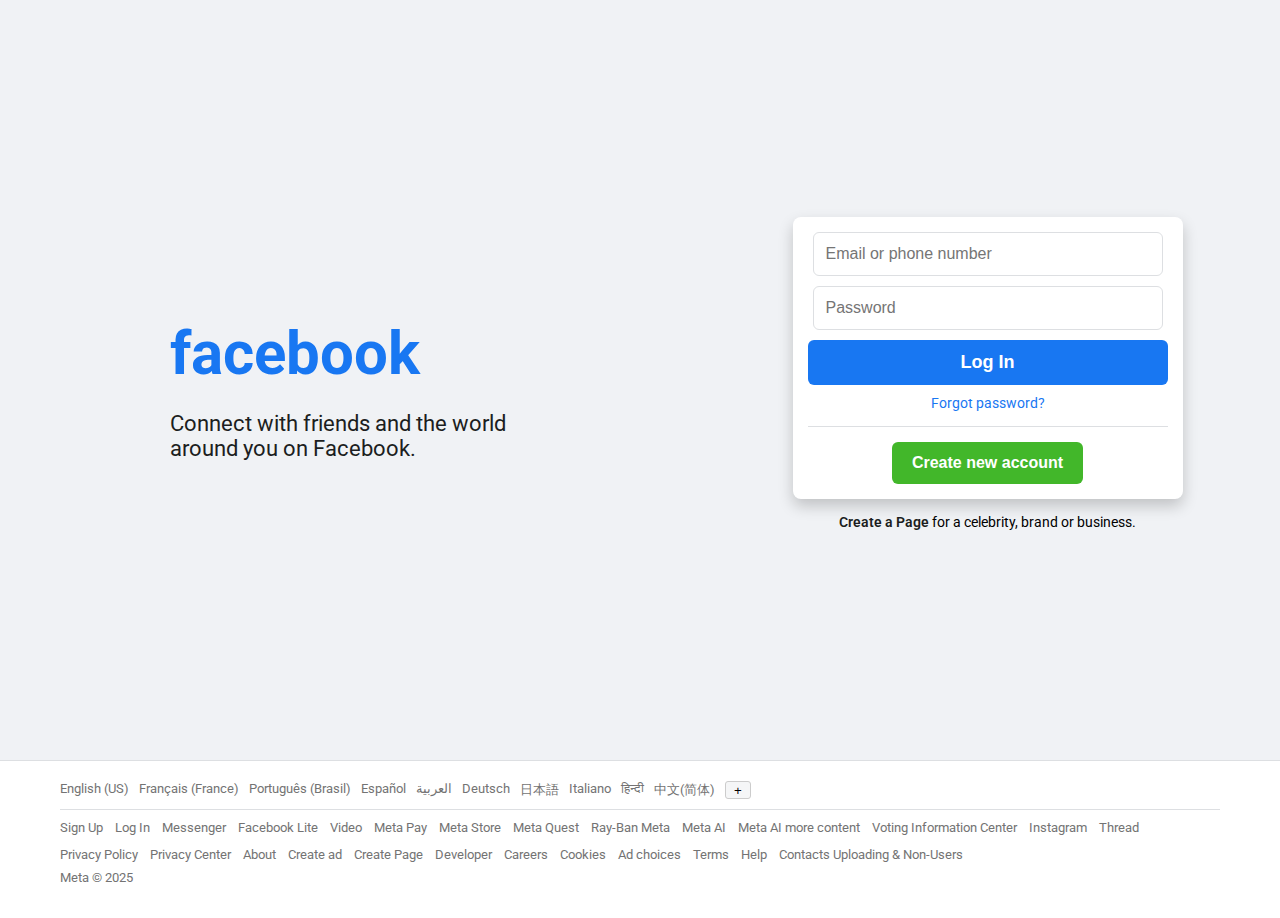
<file: facebook login-clone/index.html>
<!DOCTYPE html>
<html lang="en">
<head>
  <meta charset="UTF-8">
  <meta name="viewport" content="width=device-width, initial-scale=1.0">
  <title>Facebook - log in or sign up</title>
   <link rel="icon" type="image/png" href="facebook-icons.png">
   <link href="https://fonts.googleapis.com/css2?family=Roboto:wght@400;500;700&display=swap" rel="stylesheet">
   
 <!-- Link CSS -->
  <link rel="stylesheet" href="style.css">
</head>
<body>
     
 <!-- MAIN AREA -->
 <div class="main">
     <!-- LEFT SIDE -->
    <div class="left">
      <h1 class="logo">facebook</h1>
      <p>Connect with friends and the world around you on Facebook.</p>
    </div>

 <!-- RIGHT SIDE (Login Box) -->
    <div class="right">
      <div class="login-box">
        <input type="text" placeholder="Email or phone number">
        <input type="password" placeholder="Password">
        <button class="login-btn">Log In</button>
        <a href="#" class="forgot">Forgot password?</a>
        <hr>
        <button class="create-btn">Create new account</button>
      </div>
      <p class="create-text"><a href="#" class="create-page">Create a Page</a></a> for a celebrity, brand or business.</p>
    </div>
  </div>

 <!-- FOOTER SECTION -->
   <div class="footer">
 <!-- Languages -->
    <div class="languages">
      <a href="#">English (US)</a>
      <a href="#">Français (France)</a>
      <a href="#">Português (Brasil)</a>
      <a href="#">Español</a>
      <a href="#">العربية</a>
      <a href="#">Deutsch</a>
      <a href="#">日本語</a>
      <a href="#">Italiano</a>
      <a href="#">हिन्दी</a>
      <a href="#">中文(简体)</a>
      <button>+</button>
    </div>
    <div class="line"></div> 

<!-- Footer Links -->
    <div class="links">
      <a href="#">Sign Up</a>
      <a href="#">Log In</a>
      <a href="#">Messenger</a>
      <a href="#">Facebook Lite</a>
      <a href="#">Video</a>
      <a href="#">Meta Pay</a>
      <a href="#">Meta Store</a>
      <a href="#">Meta Quest</a>
      <a href="#">Ray-Ban Meta</a>
      <a href="#">Meta AI</a>
      <a href="#">Meta AI more content</a>
      <a href="#">Voting Information Center</a>
      <a href="#">Instagram</a>
      <a href="#">Thread</a>
      <a href="#">Privacy Policy</a>
      <a href="#">Privacy Center</a>
      <a href="#">About</a>
      <a href="#">Create ad</a>
      <a href="#">Create Page</a>
      <a href="#">Developer</a>
      <a href="#">Careers</a>
      <a href="#">Cookies</a>
      <a href="#">Ad choices</a>
      <a href="#">Terms</a>
      <a href="#">Help</a>
      <a href="#">Contacts Uploading & Non-Users</a>
    </div>
    <p class="meta">Meta © 2025</p>
  </div>

</body>
</html>
</file>
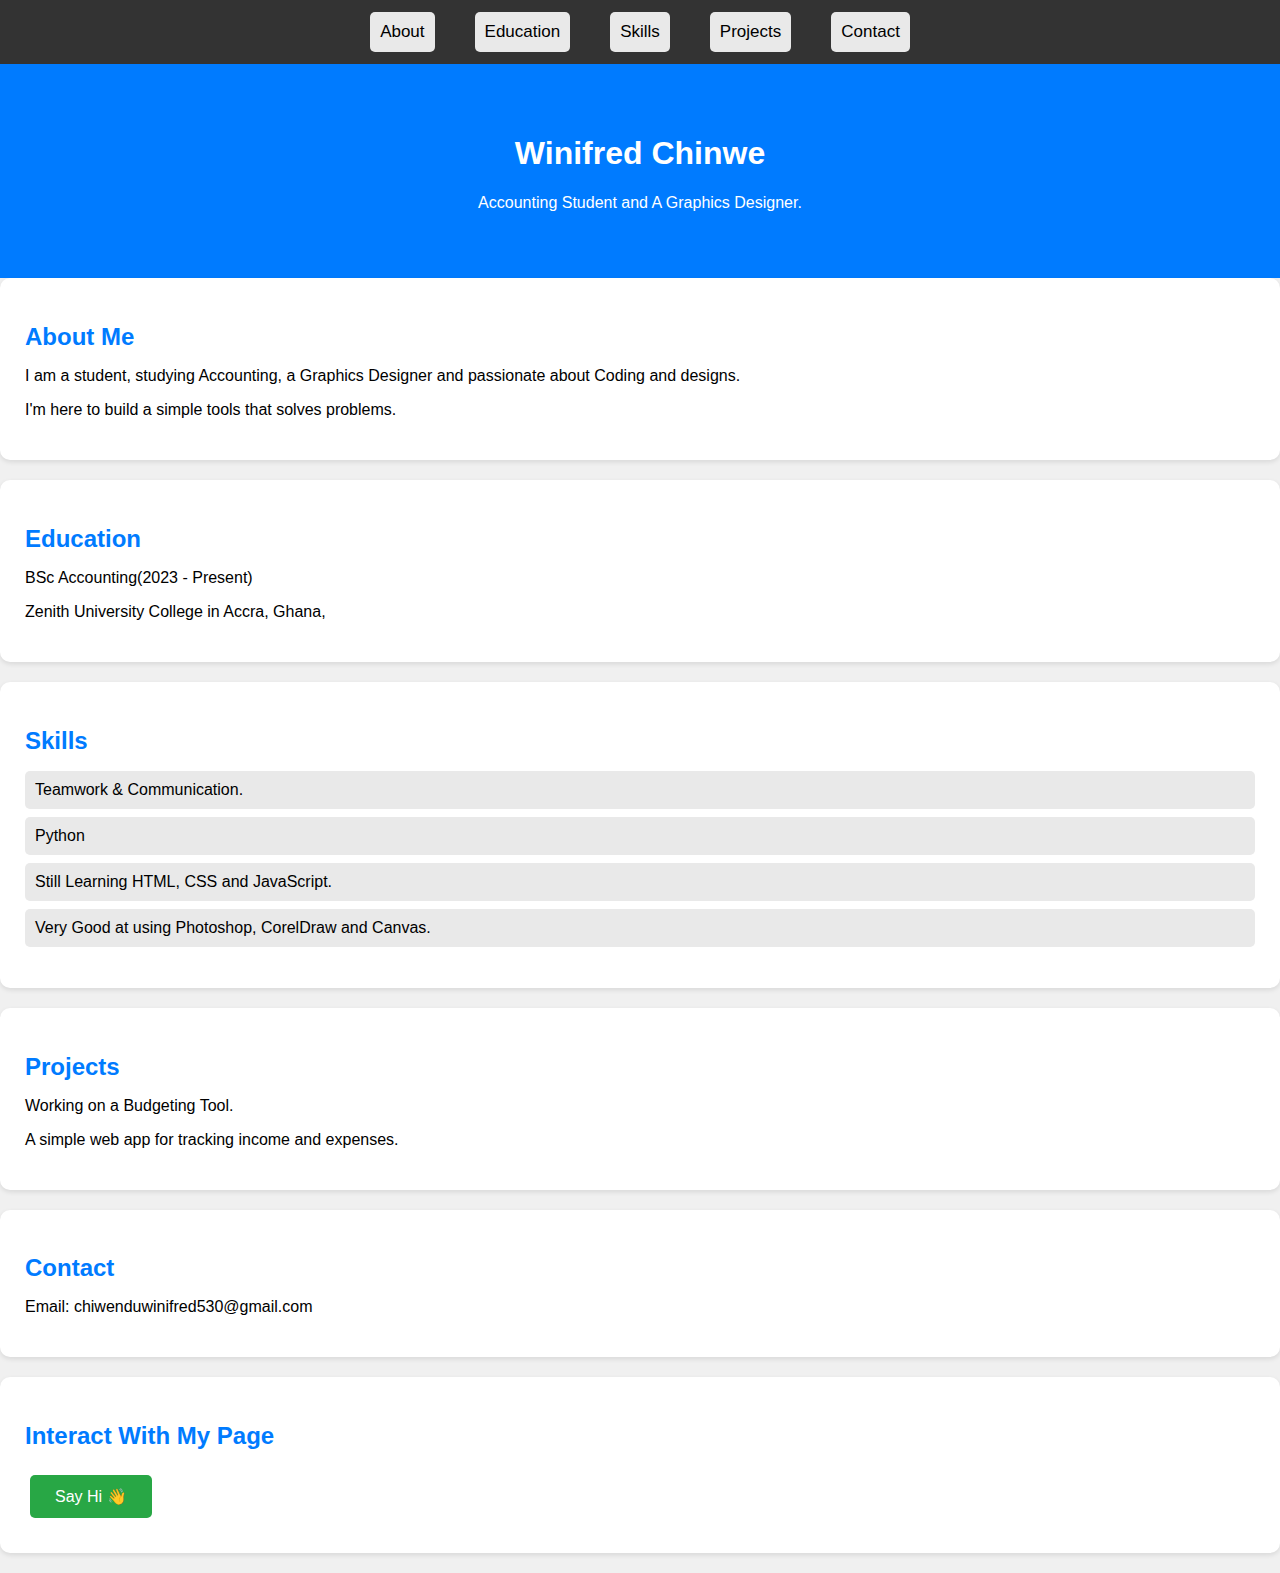
<file: My profile page/index.html>
<!DOCTYPE html>
<html lang="en">
<head>
    <meta charset="UTF-8">
    <meta name="viewport" content="width=device-width, initial-scale=1.0">
    <title>My Profile Website</title>
    <!-- Link CSS -->
    <link rel="stylesheet" href="style.css">
</head>
<body>

 <!-- Navigation Menu -->
    <nav>
        <ul>
            <li><a href="#about">About</a></li>
            <li><a href="#education">Education</a></li>
            <li><a href="#skills">Skills</a></li>
            <li><a href="#projects">Projects</a></li>
            <li><a href="#contact">Contact</a></li>
        </ul>
    </nav>

 <!-- Header Section -->
    <header>
        <h1>Winifred Chinwe</h1>
        <p>Accounting Student and A Graphics Designer. </p>
    </header>

 <!-- About Section -->
    <section id="about">
        <h2>About Me</h2>
        <p>I am a student, studying Accounting, a Graphics Designer and passionate about Coding and designs.</p>
        <p>I'm here to build a simple tools that solves problems.</p>
    </section>

 <!-- Education Section -->
    <section id="education">
        <h2>Education</h2>
        <p>BSc Accounting(2023 - Present)</p>
        <p>Zenith University College in Accra, Ghana,</p>
    </section>

 <!-- Skill Section -->
    <section id="skills">
        <h2>Skills</h2>
        <ul>
            <li>Teamwork & Communication.</li>
            <li>Python</li>
            <li>Still Learning HTML, CSS and JavaScript.</li>
            <li>Very Good at using Photoshop, CorelDraw and Canvas. </li>
        </ul>
    </section>

 <!-- Project Section -->
    <section id="projects">
        <h2>Projects</h2>
        <p>Working on a Budgeting Tool.</p>
        <p>A simple web app for tracking income and expenses.</p>
    </section>

 <!-- Contact Section -->
    <section id="contact">
        <h2>Contact</h2>
        <p>Email: chiwenduwinifred530@gmail.com</p>
    </section>

 <section id="interactivity">
    <h2>Interact With My Page</h2>
    <button onclick="showGreeting()">Say Hi 👋</button>
</section>

 <!-- Link JavaScript -->
    <script src="script.js"></script>
</body>
</html>
</file>
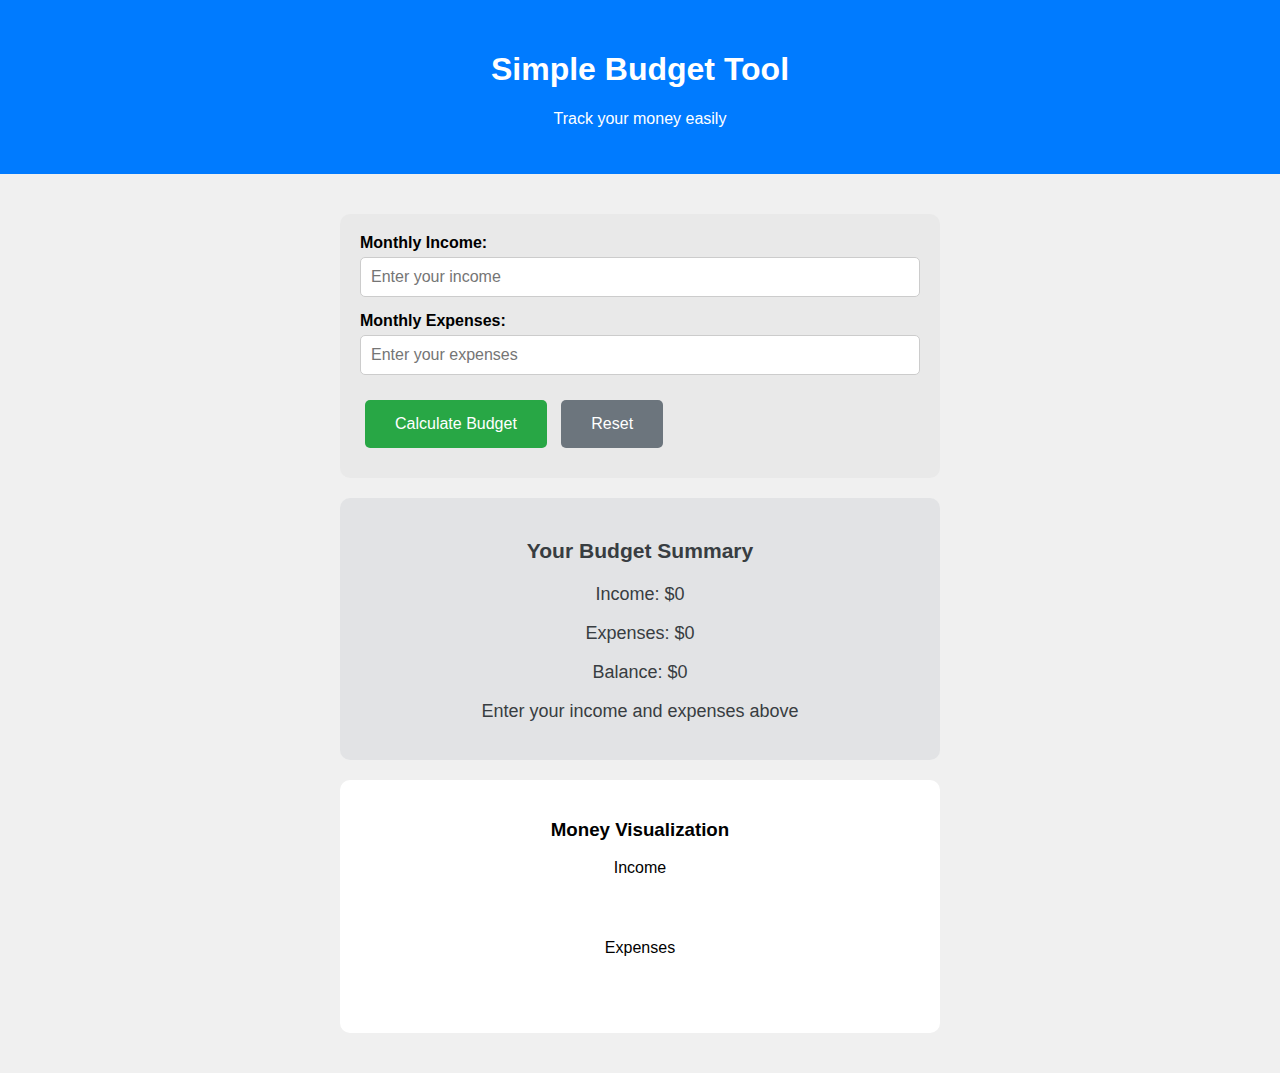
<file: Budget tool.html>
<!DOCTYPE html>
<html lang="en">
<head>
    <meta charset="UTF-8">
    <meta name="viewport" content="width=device-width, initial-scale=1.0">
    <title>Simple Budget Tool</title>
    <style>
        body {
            font-family: Arial, sans-serif;
            margin: 0;
            background-color: #f0f0f0;
        }

        /* Blue header */
        .header {
            background-color: #007bff;
            color: white;
            text-align: center;
            padding: 30px;
        }

        /* Main container */
        .container {
            max-width: 600px;
            margin: 20px auto;
            padding: 20px;
        }

        /* Light grey input section */
        .input-section {
            background-color: #e9e9e9;
            padding: 20px;
            border-radius: 10px;
            margin-bottom: 20px;
        }

        .input-box {
            margin-bottom: 15px;
        }

        label {
            display: block;
            margin-bottom: 5px;
            font-weight: bold;
        }

        input {
            width: 100%;
            padding: 10px;
            font-size: 16px;
            border: 1px solid #ccc;
            border-radius: 5px;
            box-sizing: border-box;
        }

        button {
            background-color: #28a745;
            color: white;
            padding: 15px 30px;
            font-size: 16px;
            border: none;
            border-radius: 5px;
            cursor: pointer;
            margin: 10px 5px;
        }

        button:hover {
            background-color: #218838;
        }

        /* Summary section - changes color based on balance */
        .summary {
            padding: 20px;
            border-radius: 10px;
            text-align: center;
            font-size: 18px;
            margin-bottom: 20px;
        }

        .summary-green {
            background-color: #d4edda;
            color: #155724;
        }

        .summary-red {
            background-color: #f8d7da;
            color: #721c24;
        }

        .summary-gray {
            background-color: #e2e3e5;
            color: #383d41;
        }

        /* Simple chart */
        .chart {
            background-color: white;
            padding: 20px;
            border-radius: 10px;
            text-align: center;
        }

        .bar {
            height: 30px;
            margin: 10px 0;
            border-radius: 5px;
        }

        .income-bar {
            background-color: #28a745;
        }

        .expense-bar {
            background-color: #dc3545;
        }
    </style>
</head>
<body>
    <!-- Header -->
    <div class="header">
        <h1>Simple Budget Tool</h1>
        <p>Track your money easily</p>
    </div>

    <!-- Main content -->
    <div class="container">
        <!-- Input section -->
        <div class="input-section">
            <div class="input-box">
                <label>Monthly Income:</label>
                <input type="number" id="income" placeholder="Enter your income">
            </div>
            
            <div class="input-box">
                <label>Monthly Expenses:</label>
                <input type="number" id="expenses" placeholder="Enter your expenses">
            </div>
            
            <button onclick="calculate()">Calculate Budget</button>
            <button onclick="reset()" style="background-color: #6c757d;">Reset</button>
        </div>

        <!-- Summary section -->
        <div id="summary" class="summary summary-gray">
            <h3>Your Budget Summary</h3>
            <p>Income: $<span id="showIncome">0</span></p>
            <p>Expenses: $<span id="showExpenses">0</span></p>
            <p>Balance: $<span id="showBalance">0</span></p>
            <p id="message">Enter your income and expenses above</p>
        </div>

        <!-- Simple visual -->
        <div class="chart">
            <h3>Money Visualization</h3>
            <div>
                <p>Income</p>
                <div class="bar income-bar" id="incomeBar" style="width: 0%;"></div>
            </div>
            <div>
                <p>Expenses</p>
                <div class="bar expense-bar" id="expenseBar" style="width: 0%;"></div>
            </div>
        </div>
    </div>

    <script>
        // Simple function to calculate budget
        function calculate() {
            // Get the values from inputs
            let income = document.getElementById('income').value;
            let expenses = document.getElementById('expenses').value;
            
            // Convert to numbers
            income = parseFloat(income);
            expenses = parseFloat(expenses);
            
            // Check if numbers are valid
            if (!income || income < 0) {
                alert('Please enter a valid income amount');
                return;
            }
            
            if (!expenses || expenses < 0) {
                alert('Please enter a valid expense amount');
                return;
            }
            
            // Calculate balance
            let balance = income - expenses;
            
            // Show results
            document.getElementById('showIncome').textContent = income.toFixed(2);
            document.getElementById('showExpenses').textContent = expenses.toFixed(2);
            document.getElementById('showBalance').textContent = balance.toFixed(2);
            
            // Change colors and message based on balance
            let summary = document.getElementById('summary');
            let message = document.getElementById('message');
            
            if (balance > 0) {
                summary.className = 'summary summary-green';
                message.textContent = '✅ Great! You are saving money!';
            } else if (balance < 0) {
                summary.className = 'summary summary-red';
                message.textContent = '⚠️ Warning! You are spending too much!';
            } else {
                summary.className = 'summary summary-gray';
                message.textContent = '⚖️ Your budget is balanced';
            }
            
            // Update simple bars
            updateBars(income, expenses);
        }
        
        // Function to update the visual bars
        function updateBars(income, expenses) {
            let total = income + expenses;
            
            if (total > 0) {
                let incomePercent = (income / total) * 100;
                let expensePercent = (expenses / total) * 100;
                
                document.getElementById('incomeBar').style.width = incomePercent + '%';
                document.getElementById('expenseBar').style.width = expensePercent + '%';
            }
        }
        
        // Function to reset everything
        function reset() {
            document.getElementById('income').value = '';
            document.getElementById('expenses').value = '';
            document.getElementById('showIncome').textContent = '0';
            document.getElementById('showExpenses').textContent = '0';
            document.getElementById('showBalance').textContent = '0';
            document.getElementById('summary').className = 'summary summary-gray';
            document.getElementById('message').textContent = 'Enter your income and expenses above';
            document.getElementById('incomeBar').style.width = '0%';
            document.getElementById('expenseBar').style.width = '0%';
        }
        
        // Allow Enter key to calculate
        document.addEventListener('keypress', function(event) {
            if (event.key === 'Enter') {
                calculate();
            }
        });
    </script>
</body>
</html>
</file>
<file: facebook login-clone/style.css>
body {
  margin: 0;
  font-family: 'Roboto', sans-serif;
  background-color: #f0f2f5;
}

.main {
  display: flex;
  justify-content: center;
  align-items: center;
  height: 80vh;
  padding: 20px;
}

/* Left side */
.left {
  flex: 1;
  padding-left: 150px;
}

.left .logo {
  color: #1877f2;
  font-size: 60px;
  font-weight: 700;
  margin-bottom: 10px;
}

.left p {
  font-size: 22px;
  color: #1c1e21;
  max-width: 400px;
}

/* Right side */
.right {
  flex: 1;
  display: flex;
  flex-direction: column;
  align-items: center;
}

/* Login box */
.login-box {
  background-color: #fff;
  padding: 15px;
  border-radius: 8px;
  width: 360px;
  box-shadow: 0 7px 15px rgba(0,0,0,0.2);
  text-align: center;
}

.login-box input {
  width: 90%; 
  padding: 12px;
  margin-bottom: 10px;
  border: 1px solid #dddfe2;
  border-radius: 6px;
  font-size: 16px;
}

.login-btn {
  background-color: #1877f2;
  color: #fff;
  border: none;
  padding: 12px;
  width: 100%;
  font-size: 18px;
  font-weight: 700;
  border-radius: 6px;
  cursor: pointer;
}

.login-btn:hover {
  background-color: #166fe5;
}

.forgot {
  display: block;
  margin: 10px 0;
  color: #1877f2;
  font-size: 14px;
  text-decoration: none;
}

.forgot:hover {
  text-decoration: underline;
}

hr {
  border: 0;
  border-top: 1px solid #dddfe2;
  margin: 15px 0;
}

.create-btn {
  background-color: #42b72a;
  color: white;
  font-size: 16px;
  font-weight: 600;
  border: none;
  border-radius: 6px;
  padding: 12px 20px;
  cursor: pointer;
}

.create-btn:hover {
  background-color: #36a420;
}

.create-text {
  margin-top: 15px;
  font-size: 14px;
}

.create-text a {
  font-weight: 600;
  text-decoration: none;
  color: #1c1e21;
}

/* Create a page */
.create-page:hover {
  text-decoration: underline;
  text-decoration-color:#1c1e21;
}

/* Footer area */
.footer {
  background-color: #fff;
  border-top: 1px solid #dddfe2;
  padding: 20px 60px;
  text-align: left;
}

/* Languages */
.languages {
  display: flex;
  flex-wrap: wrap;
  gap: 10px;
}

.languages a {
  color: #737373;
  font-size: 13px;
  text-decoration: none;
  position: relative;
}

.languages a::after {
  content: "";
  position: absolute;
  bottom: -2px;
  left: 0;
  width: 0%;
  height: 1px;
  background: #737373;
  transition: width 0.2s;
}

.languages a:hover::after {
  width: 100%;
}

/* + button */
.languages button {
  border: 1px solid #ccc;
  background-color: #f5f6f7;
  padding: 0 8px;
  border-radius: 3px;
  cursor: pointer;
}

/* line under languages */
.line {
  border-top: 1px solid #dddfe2;
  margin: 10px 0;
}

/* Footer links */
.links {
  display: flex;
  flex-wrap: wrap;
  gap: 12px;
}

.links a {
  color: #737373;
  font-size: 13px;
  text-decoration: none;
  position: relative;
}

.links a::after {
  content: "";
  position: absolute;
  bottom: -2px;
  left: 0;
  width: 0%;
  height: 1px;
  background: #737373;
  transition: width 0.2s;
}

.links a:hover::after {
  width: 100%;
}

/* Meta */
.meta {
  font-size: 13px;
  color: #737373;
  margin-top: 8px;
}
</file>
<file: My profile page/style.css>
body {
    font-family: Arial, sans-serif;
    margin: 0;
    background-color: #f0f0f0;
}

/* Blue header*/
header {
    background-color: #007bff;
    color: white;
    text-align: center;
    padding: 50px 22px;
}

header img {
    width: 120px;
    height: 120px;
    border-radius: 50%;
    margin-top: 8px;
    border: 4px solid white;
}

/* Navigation bar */
nav {
    background-color: #333;
    padding: 12px 0;
    position: sticky;
    top: 0;
    z-index: 1000;
}

nav ul {
    list-style: none;
    margin: 0;
    padding: 0;
    display: flex;
    justify-content: center;
}

nav ul li {
    margin: 0 20px;
}

nav ul li a {
    text-decoration: none;
    color: black;
    font-size: 17px;
    transition: color 0.3s;
}

nav ul li a:hover {
    color: #ffc107;
}

/* Main container for sections */
.container {
    max-width: 800px;
    margin: 20px auto;
    padding: 20px;
}

/* Card-style sections */
section {
    background-color: #ffffff;
    padding: 25px;
    border-radius: 10px;
    margin-bottom: 20px;
    box-shadow: 0 2px 5px rgba(0,0,0,0.1);
    text-align: left;
}

h2 {
    color: #007bff;
    margin-bottom: 15px;
}

ul {
    list-style-type: none;
    padding: 0;
}

ul li {
    background: #e9e9e9;
    margin: 8px 0;
    padding: 10px;
    border-radius: 5px;
}

/* Buttons */
button {
    background-color: #28a745;
    color: white;
    padding: 12px 25px;
    font-size: 16px;
    border: none;
    border-radius: 5px;
    cursor: pointer;
    margin: 10px 5px;
}

button:hover {
    background-color: #218838;
}
</file>
